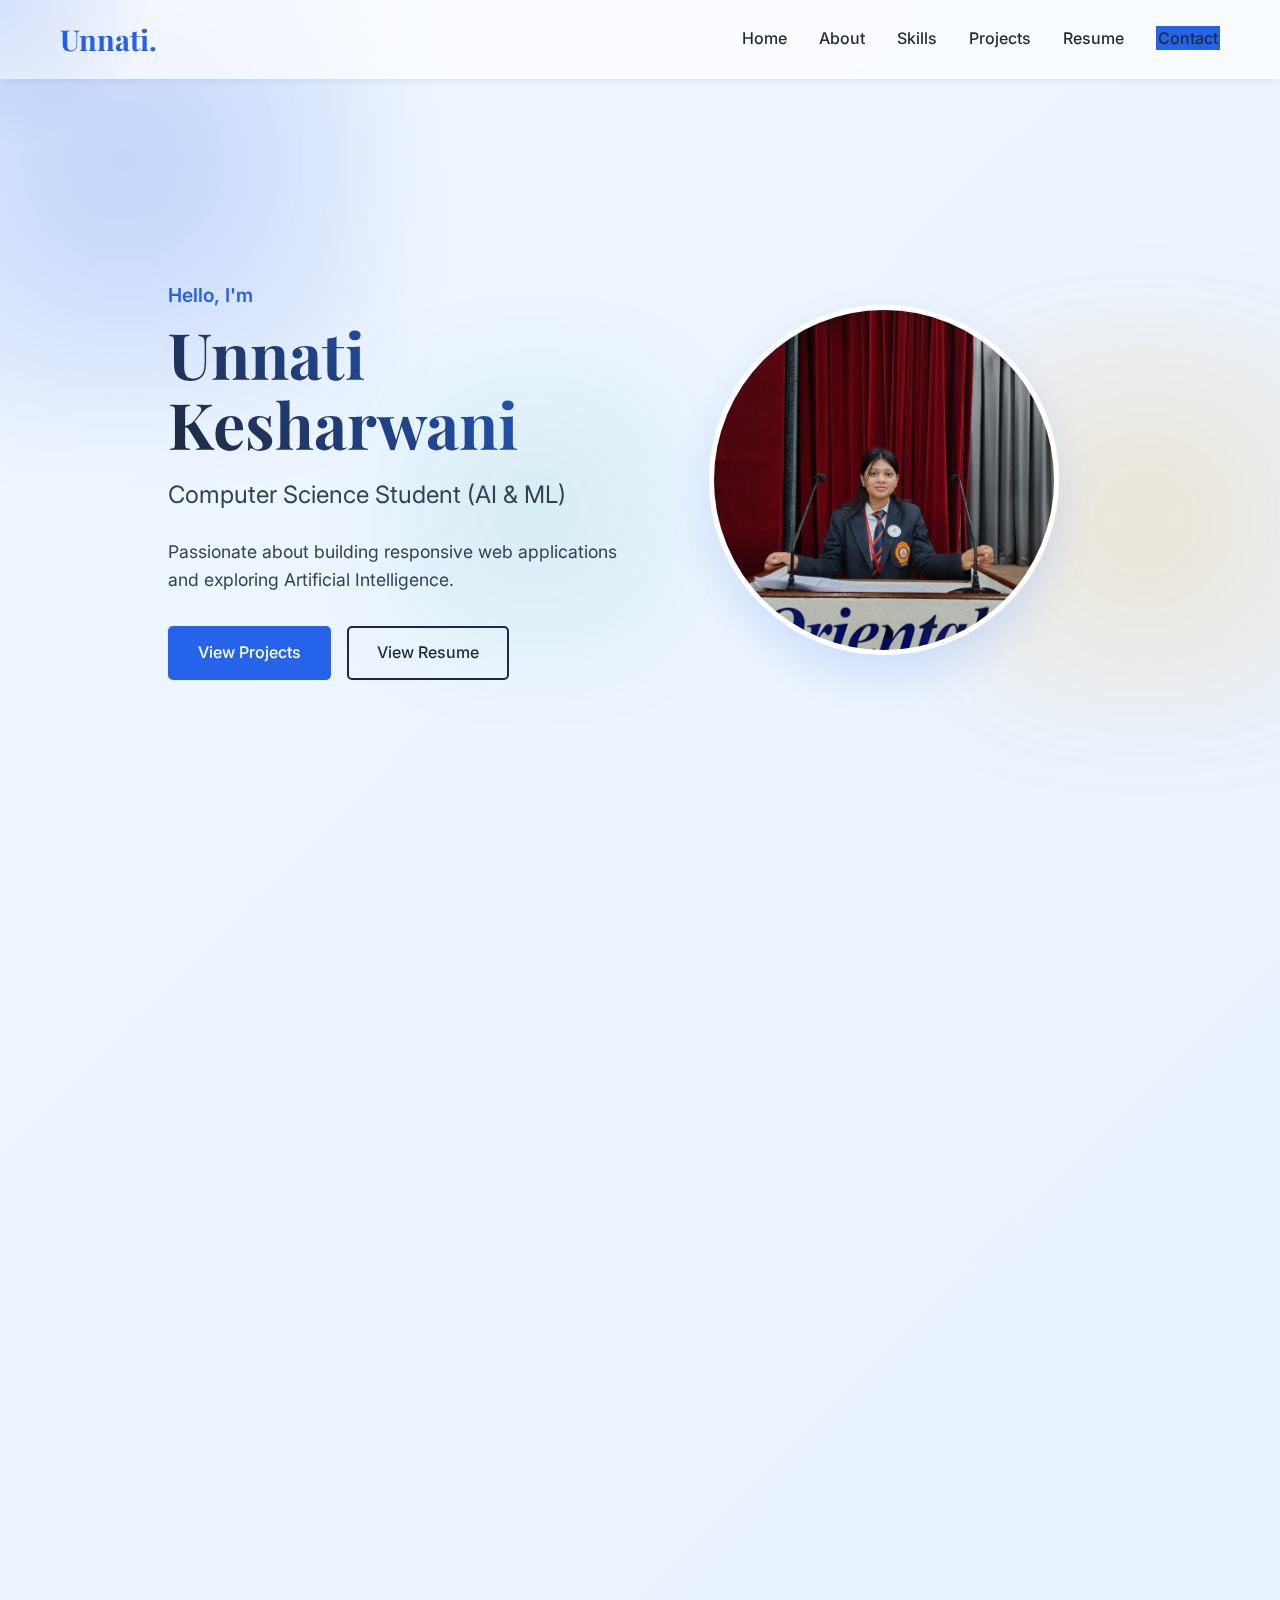
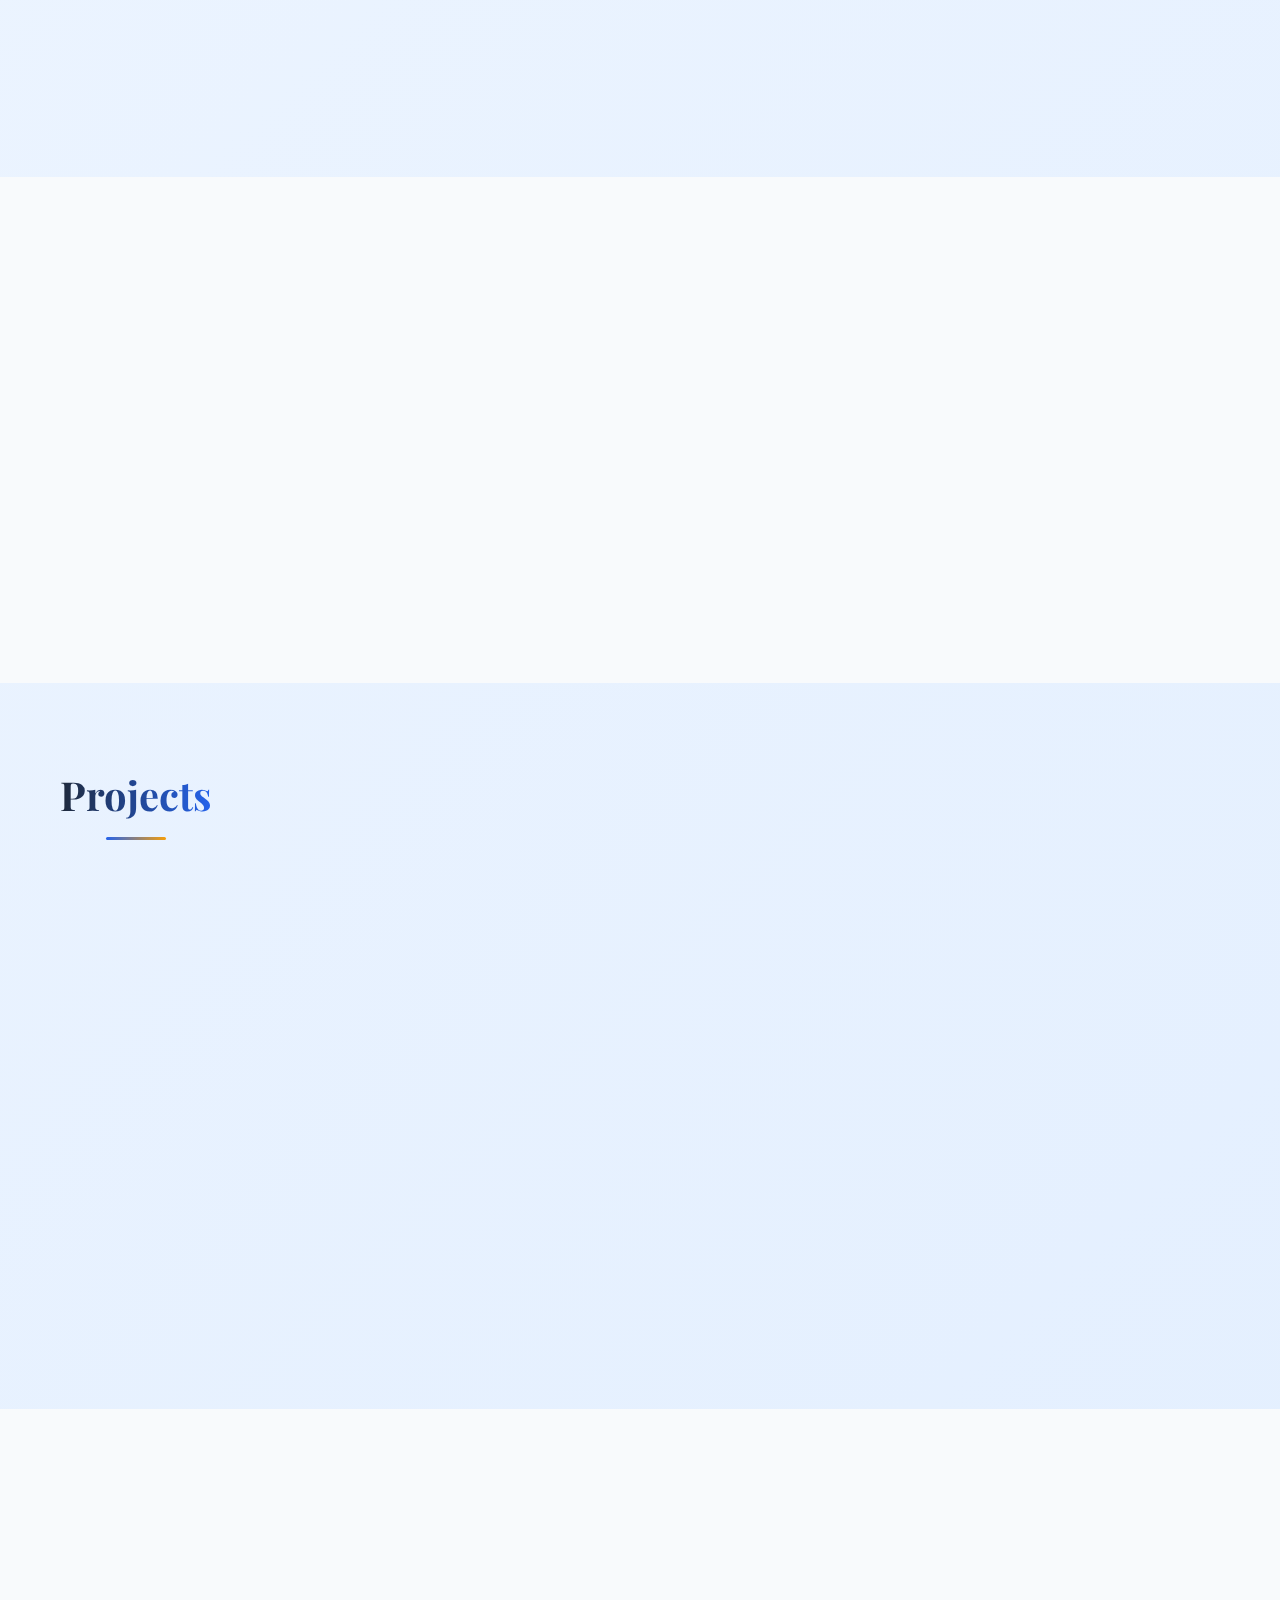
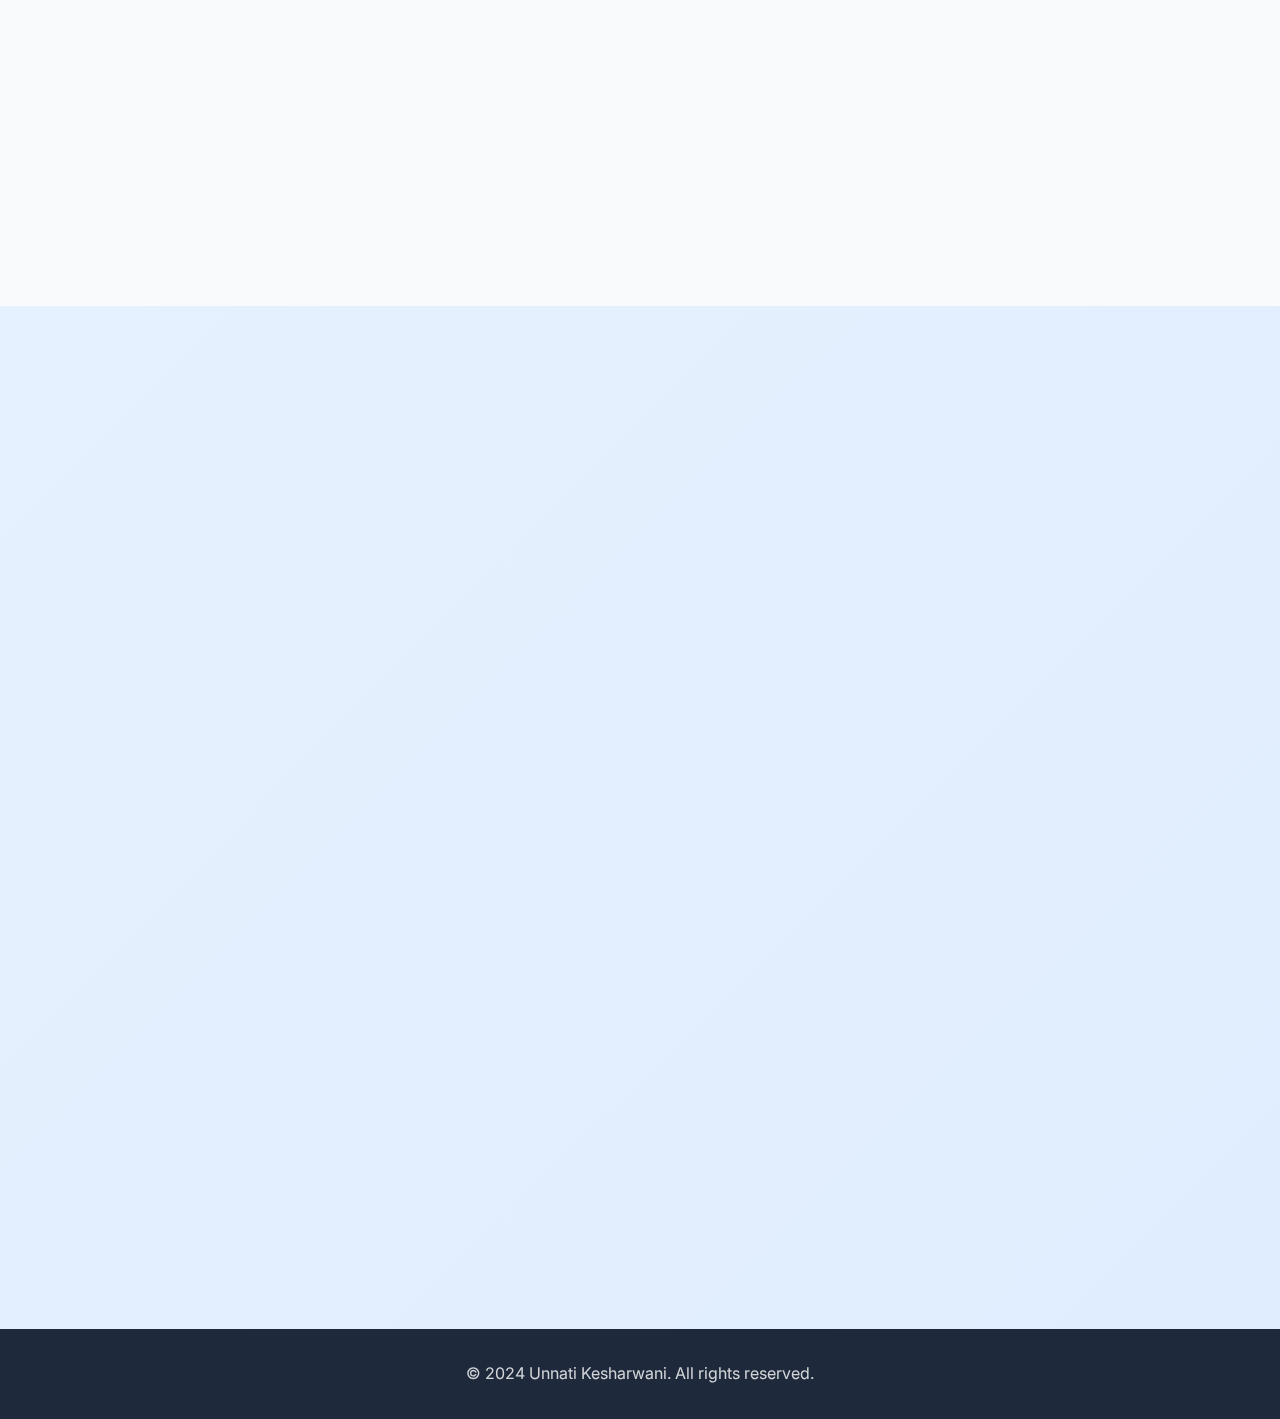
<file: index.html>
<!DOCTYPE html>
<html lang="en">

<head>
    <meta charset="UTF-8">
    <meta name="viewport" content="width=device-width, initial-scale=1.0">
    <title>Unnati Kesharwani | Portfolio</title>
    <meta name="description" content="Portfolio of Unnati Kesharwani - AI & ML Student, Developer">

    <!-- Google Fonts -->
    <link rel="preconnect" href="https://fonts.googleapis.com">
    <link rel="preconnect" href="https://fonts.gstatic.com" crossorigin>
    <link
        href="https://fonts.googleapis.com/css2?family=Inter:wght@300;400;500;600;700&family=Playfair+Display:wght@600;700&display=swap"
        rel="stylesheet">

    <!-- Font Awesome -->
    <link rel="stylesheet" href="https://cdnjs.cloudflare.com/ajax/libs/font-awesome/6.4.0/css/all.min.css">

    <!-- Custom CSS -->
    <link rel="stylesheet" href="css/style.css">
</head>

<body>
    <!-- Background Moving Shapes -->
    <div class="background-shapes">
        <div class="shape shape-1"></div>
        <div class="shape shape-2"></div>
        <div class="shape shape-3"></div>
    </div>

    <!-- Navigation -->
    <nav class="navbar">
        <div class="container navbar-container">
            <a href="#" class="logo">Unnati.</a>

            <button class="menu-toggle" aria-label="Toggle navigation">
                <i class="fas fa-bars"></i>
            </button>

            <ul class="nav-links">
                <li><a href="#home">Home</a></li>
                <li><a href="#about">About</a></li>
                <li><a href="#skills">Skills</a></li>
                <li><a href="#projects">Projects</a></li>
                <li><a href="#resume">Resume</a></li>
                <li><a href="#contact" class="btn-primary">Contact</a></li>
            </ul>
        </div>
    </nav>

    <!-- Hero Section -->
    <section id="home" class="hero reveal">
        <div class="container hero-container">
            <div class="hero-content">
                <span class="greeting">Hello, I'm</span>
                <h1 class="name">Unnati Kesharwani</h1>
                <h2 class="role">Computer Science Student (AI & ML)</h2>
                <p class="bio-short">Passionate about building responsive web applications and exploring Artificial
                    Intelligence.</p>
                <div class="hero-buttons">
                    <a href="#projects" class="btn btn-primary">View Projects</a>
                    <a href="resume.html" class="btn btn-outline">View Resume</a>
                </div>
            </div>
            <div class="hero-image">
                <div class="img-wrapper">
                    <img src="assets/profile-new.jpg" alt="Unnati Kesharwani">
                </div>
            </div>
        </div>
    </section>

    <!-- About Section -->
    <section id="about" class="section">
        <div class="container">
            <h2 class="section-title reveal">About Me</h2>
            <div class="about-content reveal">
                <div class="about-text">
                    <p>I am a B.Tech Computer Science student specializing in AI & ML (2023-2027) with strong
                        problem-solving and front-end development skills. I am proficient in C++, HTML, CSS, JavaScript,
                        and React.</p>
                    <p>I have served as a Student Council President, demonstrating leadership and organizational
                        strengths. I am actively seeking internship opportunities in web development or AI technologies.
                    </p>

                    <div class="achievements-box">
                        <h3><i class="fas fa-trophy"></i> Achievements & Leadership</h3>
                        <ul class="achievements-list">
                            <li>TFW Scholarship holder (top academic performers)</li>
                            <li>Student Council President (Head Girl) – managed 1200+ students</li>
                            <li>Smart India Hackathon (SIH) – shortlisted at college level</li>
                            <li>Organized TEDx Talks and Alumni Event</li>
                        </ul>
                    </div>

                    <ul class="education-list">
                        <li>
                            <i class="fas fa-graduation-cap"></i>
                            <div>
                                <strong>B.Tech in Computer Science (AI & ML)</strong>
                                <span>Oriental Institute of Science and Technology, Bhopal (2023-2027) | CGPA:
                                    7.9/10</span>
                            </div>
                        </li>
                    </ul>
                </div>
            </div>
        </div>
    </section>

    <!-- Skills Section -->
    <section id="skills" class="section bg-light">
        <div class="container">
            <h2 class="section-title reveal">Technical Skills</h2>
            <div class="skills-grid reveal">
                <div class="skill-category">
                    <h3>Languages & Web</h3>
                    <div class="tags">
                        <span class="tag">HTML5</span>
                        <span class="tag">CSS3</span>
                        <span class="tag">JavaScript</span>
                        <span class="tag">React</span>
                        <span class="tag">C++</span>
                        <span class="tag">Python (Beginner)</span>
                    </div>
                </div>
                <div class="skill-category">
                    <h3>Tools & Core</h3>
                    <div class="tags">
                        <span class="tag">VS Code</span>
                        <span class="tag">Canva</span>
                        <span class="tag">MS Office</span>
                        <span class="tag">Git & GitHub</span>
                        <span class="tag">Problem Solving</span>
                    </div>
                </div>
            </div>
        </div>
    </section>

    <!-- Projects Section -->
    <section id="projects" class="section">
        <div class="container">
            <h2 class="section-title">Projects</h2>
            <div class="projects-grid">
                <!-- Project 1 -->
                <div class="project-card reveal">
                    <div class="project-info">
                        <h3>Image Gallery</h3>
                        <p>A responsive image gallery showcasing various photos with a clean layout.</p>
                        <div class="project-tags">
                            <span>HTML</span><span>CSS</span><span>JS</span>
                        </div>
                    </div>
                </div>

                <!-- Project 2 -->
                <div class="project-card reveal">
                    <div class="project-info">
                        <h3>Starbucks Clone</h3>
                        <p>A clone of the Starbucks website homepage, replicating the design and responsiveness.</p>
                        <div class="project-tags">
                            <span>HTML</span><span>CSS</span>
                        </div>
                    </div>
                </div>

                <!-- Project 3 -->
                <div class="project-card reveal">
                    <div class="project-info">
                        <h3>Calculator</h3>
                        <p>A functional calculator application performing basic arithmetic operations.</p>
                        <div class="project-tags">
                            <span>HTML</span><span>CSS</span><span>JS</span>
                        </div>
                    </div>
                </div>

                <!-- Project 4 -->
                <div class="project-card reveal">
                    <div class="project-info">
                        <h3>Music Player</h3>
                        <p>An interactive music player with play, pause, next, and previous functionality.</p>
                        <div class="project-tags">
                            <span>HTML</span><span>CSS</span><span>JS</span>
                        </div>
                    </div>
                </div>

                <!-- Project 5 -->
                <div class="project-card reveal">
                    <div class="project-info">
                        <h3>Weather Detector</h3>
                        <p>An app to detect and display weather information for a specific location.</p>
                        <div class="project-tags">
                            <span>HTML</span><span>CSS</span><span>API</span>
                        </div>
                    </div>
                </div>
            </div>
        </div>
    </section>

    <!-- Certifications Section -->
    <section id="certifications" class="section bg-light">
        <div class="container">
            <h2 class="section-title reveal">Certifications</h2>
            <div class="certifications-grid reveal">
                <div class="cert-card reveal">
                    <i class="fas fa-certificate"></i>
                    <h3>AI: Concepts & Technology</h3>
                    <span>NPTEL (Silver + Elite - 78%)</span>
                </div>
                <div class="cert-card">
                    <i class="fas fa-certificate"></i>
                    <h3>Python Programming</h3>
                    <span>LetsUpgrade</span>
                </div>
                <div class="cert-card">
                    <i class="fas fa-certificate"></i>
                    <h3>TCS iON Career Edge</h3>
                    <span>Young Professional</span>
                </div>
                <div class="cert-card">
                    <i class="fas fa-certificate"></i>
                    <h3>Gen AI Certificate</h3>
                    <span>Oracle</span>
                </div>
            </div>
        </div>
    </section>

    <!-- Resume Section CTA -->
    <section id="resume" class="section reveal">
        <div class="container ">
            <div class="resume-cta-wrapper reveal">
                <h2 class="section-title">Resume</h2>
                <p>Check out my full professional profile and career history.</p>
                <div class="resume-actions">
                    <a href="resume.html" class="btn btn-primary">
                        <i class="fas fa-file-alt"></i> View Full Resume
                    </a>
                </div>
            </div>
        </div>
    </section>

    <!-- Contact Section -->
    <section id="contact" class="section reveal">
        <div class="container">
            <h2 class="section-title reveal">Get In Touch</h2>
            <div class="contact-wrapper">
                <div class="contact-info">
                    <div class="contact-item">
                        <i class="fas fa-envelope"></i>
                        <div>
                            <h4>Email</h4>
                            <a href="mailto:unnatikesharwanisgr@gmail.com">unnatikesharwanisgr@gmail.com</a>
                        </div>
                    </div>
                    <div class="contact-item">
                        <i class="fas fa-phone"></i>
                        <div>
                            <h4>Phone</h4>
                            <a href="tel:8349058994">8349058994</a>
                        </div>
                    </div>
                    <div class="contact-item">
                        <i class="fab fa-linkedin"></i>
                        <div>
                            <h4>LinkedIn</h4>
                            <a href="https://www.linkedin.com/in/unnati-kesharwani-9a85972a3/"
                                target="_blank">linkedin.com/in/unnati-kesharwani/</a>
                                
                        </div>
                    </div>
                    <div class="contact-item">
                        <i class="fab fa-github"></i>
                        <div>
                            <h4>GitHub</h4>
                            <a href="https://github.com/Unnatikesharwani" target="_blank">github.com/Unnatikesharwani</a>
                        </div>
                    </div>
                </div>
            </div>
        </div>
    </section>

    <!-- Footer -->
    <footer class="footer">
        <div class="container">
            <p>&copy; 2024 Unnati Kesharwani. All rights reserved.</p>
        </div>
    </footer>

    <!-- Spotlight Cursor Element -->
    <div id="spotlight"></div>

    <script src="js/script.js"></script>
</body>

</html>
</file>
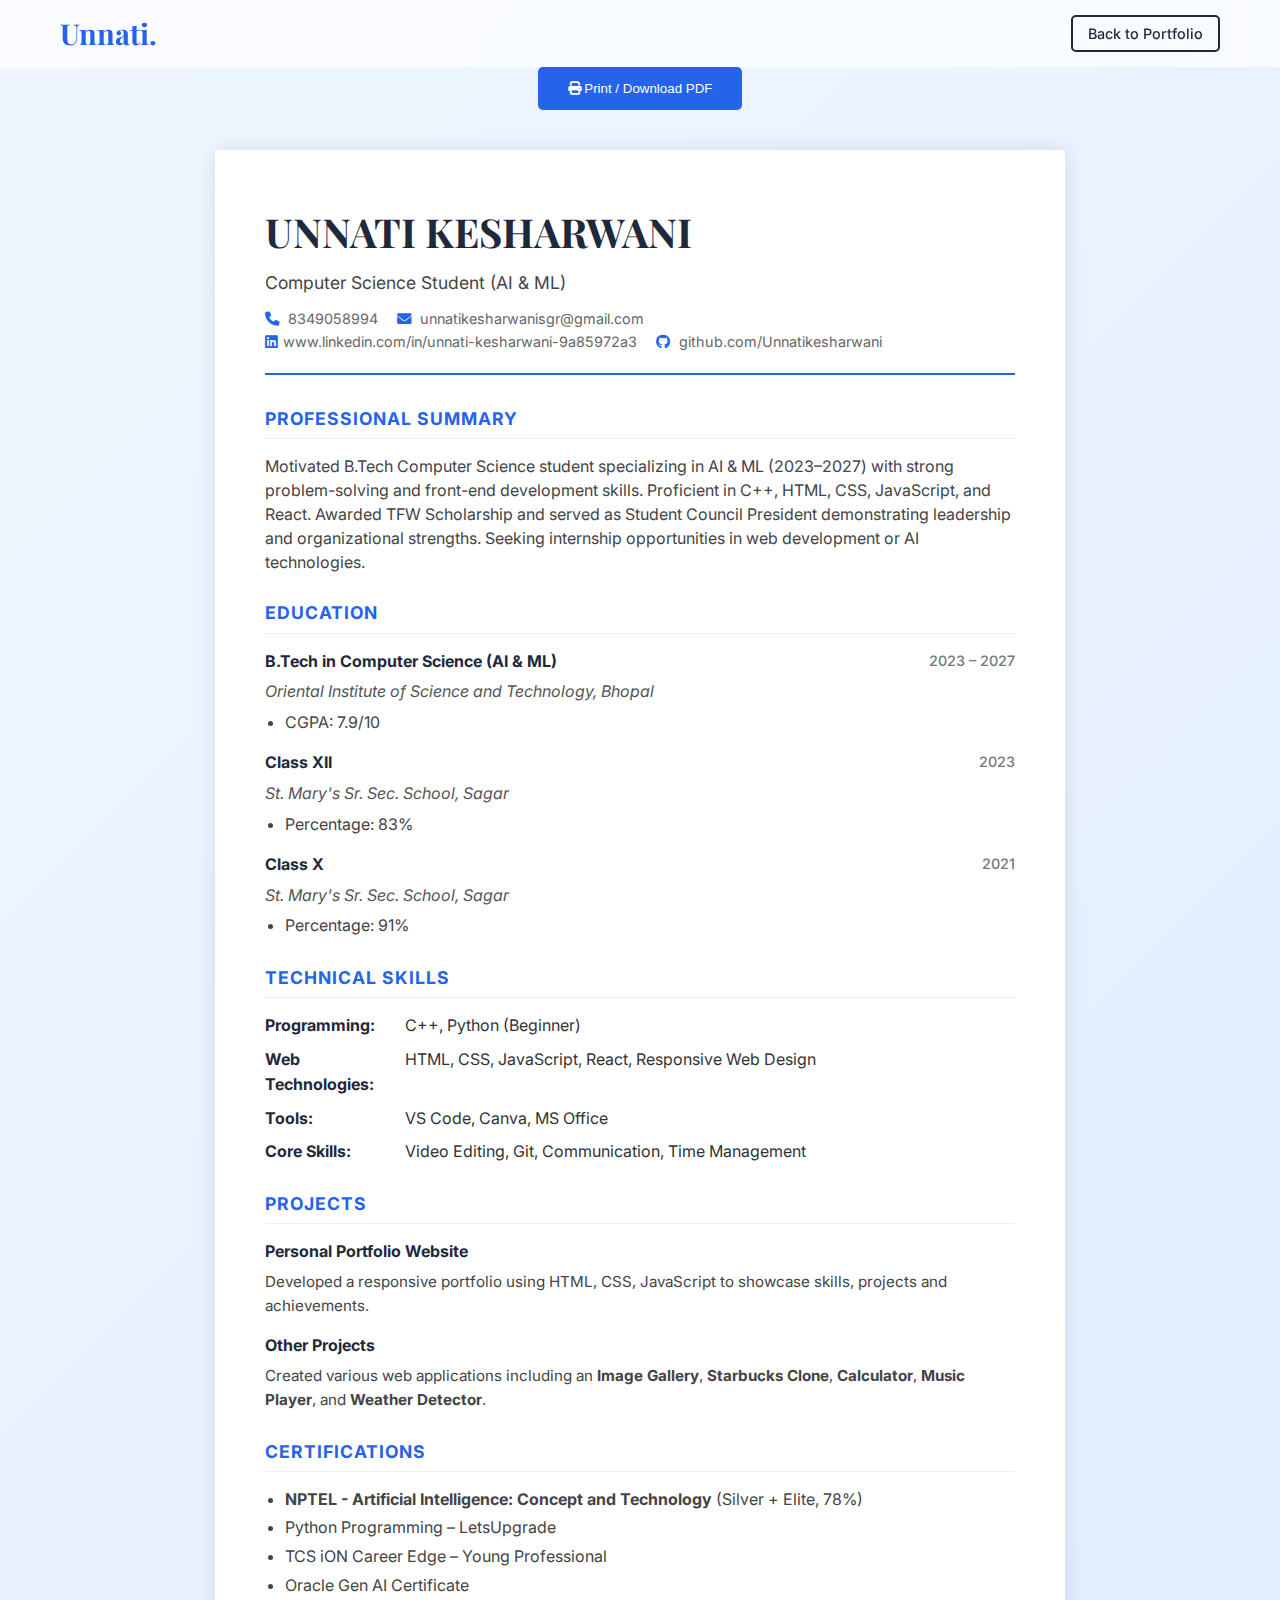
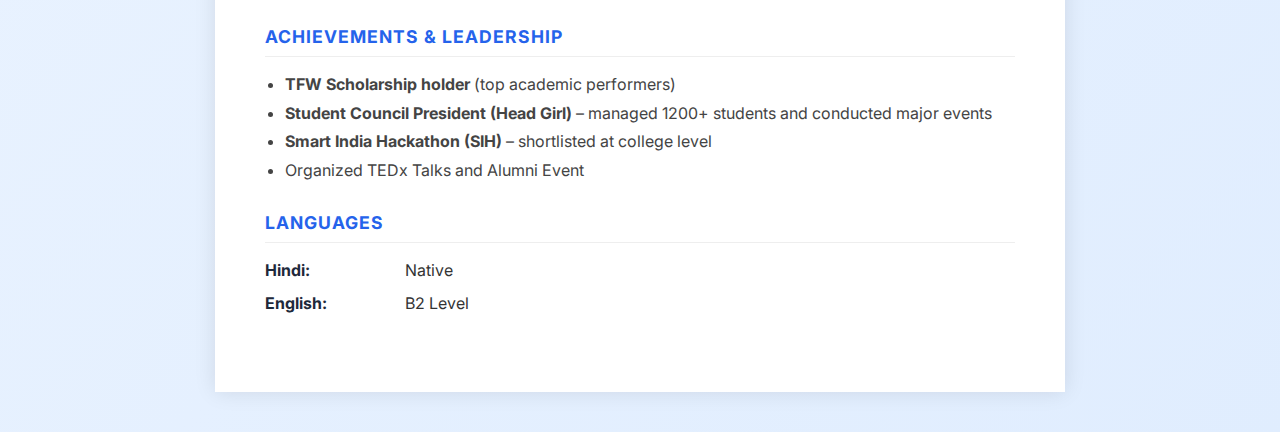
<file: resume.html>
<!DOCTYPE html>
<html lang="en">

<head>
    <meta charset="UTF-8">
    <meta name="viewport" content="width=device-width, initial-scale=1.0">
    <title>Resume - Unnati Kesharwani</title>
    <link rel="stylesheet" href="https://cdnjs.cloudflare.com/ajax/libs/font-awesome/6.4.0/css/all.min.css">
    <link
        href="https://fonts.googleapis.com/css2?family=Inter:wght@300;400;500;600;700&family=Playfair+Display:wght@600;700&display=swap"
        rel="stylesheet">
    <link rel="stylesheet" href="css/style.css">
    <style>
        /* Resume Specific Base Styles overrides/additions */
        body {
            background-color: var(--bg-light);
            color: #333;
        }

        
        .resume-page-container {
            max-width: 850px;
            margin: 40px auto;
            background: white;
            box-shadow: 0 0 20px rgba(0, 0, 0, 0.1);
            padding: 50px;
        }

        .resume-header {
            border-bottom: 2px solid var(--primary-color);
            padding-bottom: 20px;
            margin-bottom: 30px;
            display: flex;
            justify-content: space-between;
            align-items: center;
        }

        .header-content h1 {
            font-family: var(--font-heading);
            font-size: 2.5rem;
            color: var(--secondary-color);
            margin-bottom: 5px;
            text-transform: uppercase;
        }

        .contact-details {
            font-size: 0.9rem;
            color: #666;
            margin-top: 10px;
        }

        .contact-details span {
            margin-right: 15px;
        }

        .contact-details i {
            margin-right: 5px;
            color: var(--primary-color);
        }

        .resume-section {
            margin-bottom: 25px;
        }

        .resume-section-title {
            font-size: 1.1rem;
            text-transform: uppercase;
            color: var(--primary-color);
            font-weight: 700;
            border-bottom: 1px solid #eee;
            padding-bottom: 5px;
            margin-bottom: 15px;
            letter-spacing: 1px;
        }

        .resume-item {
            margin-bottom: 15px;
        }

        .resume-item-header {
            display: flex;
            justify-content: space-between;
            margin-bottom: 5px;
        }

        .resume-item-title {
            font-weight: 700;
            color: var(--secondary-color);
        }

        .resume-item-subtitle {
            font-style: italic;
            color: #555;
        }

        .resume-date {
            font-weight: 500;
            color: #777;
            font-size: 0.9rem;
        }

        .resume-list {
            list-style: disc;
            margin-left: 20px;
            margin-top: 5px;
            color: #444;
        }

        .resume-list li {
            margin-bottom: 3px;
        }

        .skills-row {
            display: flex;
            margin-bottom: 8px;
        }

        .skills-label {
            font-weight: 700;
            width: 140px;
            flex-shrink: 0;
            color: var(--secondary-color);
        }

        .print-btn-container {
            text-align: center;
            margin-bottom: 20px;
        }

        @media print {
            body {
                background: white;
            }

            .resume-page-container {
                box-shadow: none;
                margin: 0;
                padding: 0;
                max-width: 100%;
            }

            .print-btn-container,
            .navbar {
                display: none !important;
            }

            .review-alert {
                display: none;
            }
        }
    </style>
</head>

<body>

    <!-- Simple Nav for returning -->
    <nav class="navbar" style="position: relative; box-shadow: none; padding: 10px 0;">
        <div class="container navbar-container">
            <a href="index.html" class="logo">Unnati.</a>
            <a href="index.html" class="btn btn-outline" style="padding: 5px 15px; font-size: 0.9rem;">Back to
                Portfolio</a>
        </div>
    </nav>

    <div class="print-btn-container">
        <button onclick="window.print()" class="btn btn-primary"><i class="fas fa-print"></i> Print / Download
            PDF</button>
    </div>

    <div class="resume-page-container">
        <!-- Header -->
        <header class="resume-header">
            <div class="header-content">
                <h1>Unnati Kesharwani</h1>
                <p style="font-size: 1.1rem; color: #444;">Computer Science Student (AI & ML)</p>
                <div class="contact-details">
                    <span><i class="fas fa-phone"></i> 8349058994</span>
                    <span><i class="fas fa-envelope"></i> unnatikesharwanisgr@gmail.com</span>
                    <br>
                    <span><i class="fab fa-linkedin"></i>www.linkedin.com/in/unnati-kesharwani-9a85972a3</span>
                    <span><i class="fab fa-github"></i> github.com/Unnatikesharwani</span>
                </div>
            </div>
        </header>

        <!-- Professional Summary -->
        <section class="resume-section">
            <h2 class="resume-section-title">Professional Summary</h2>
            <p style="color: #444; line-height: 1.5;">
                Motivated B.Tech Computer Science student specializing in AI & ML (2023–2027) with strong
                problem-solving and front-end development skills. Proficient in C++, HTML, CSS, JavaScript, and React.
                Awarded TFW Scholarship and served as Student Council President demonstrating leadership and
                organizational strengths. Seeking internship opportunities in web development or AI technologies.
            </p>
        </section>

        <!-- Education -->
        <section class="resume-section">
            <h2 class="resume-section-title">Education</h2>
            <div class="resume-item">
                <div class="resume-item-header">
                    <span class="resume-item-title">B.Tech in Computer Science (AI & ML)</span>
                    <span class="resume-date">2023 – 2027</span>
                </div>
                <div class="resume-item-subtitle">Oriental Institute of Science and Technology, Bhopal</div>
                <div class="resume-list">
                    <li>CGPA: 7.9/10</li>
                </div>
            </div>
            <div class="resume-item">
                <div class="resume-item-header">
                    <span class="resume-item-title">Class XII</span>
                    <span class="resume-date">2023</span>
                </div>
                <div class="resume-item-subtitle">St. Mary's Sr. Sec. School, Sagar</div>
                <div class="resume-list">
                    <li>Percentage: 83%</li>
                </div>
            </div>
            <div class="resume-item">
                <div class="resume-item-header">
                    <span class="resume-item-title">Class X</span>
                    <span class="resume-date">2021</span>
                </div>
                <div class="resume-item-subtitle">St. Mary's Sr. Sec. School, Sagar</div>
                <div class="resume-list">
                    <li>Percentage: 91%</li>
                </div>
            </div>
        </section>

        <!-- Technical Skills -->
        <section class="resume-section">
            <h2 class="resume-section-title">Technical Skills</h2>
            <div class="skills-row">
                <span class="skills-label">Programming:</span>
                <span>C++, Python (Beginner)</span>
            </div>
            <div class="skills-row">
                <span class="skills-label">Web Technologies:</span>
                <span>HTML, CSS, JavaScript, React, Responsive Web Design</span>
            </div>
            <div class="skills-row">
                <span class="skills-label">Tools:</span>
                <span>VS Code, Canva, MS Office</span>
            </div>
            <div class="skills-row">
                <span class="skills-label">Core Skills:</span>
                <span>Video Editing, Git, Communication, Time Management</span>
            </div>
        </section>

        <!-- Projects -->
        <section class="resume-section">
            <h2 class="resume-section-title">Projects</h2>
            <div class="resume-item">
                <div class="resume-item-header">
                    <span class="resume-item-title">Personal Portfolio Website</span>
                </div>
                <p style="color: #444; font-size: 0.95rem;">Developed a responsive portfolio using HTML, CSS, JavaScript
                    to showcase skills, projects and achievements.</p>
            </div>
            <div class="resume-item">
                <div class="resume-item-header">
                    <span class="resume-item-title">Other Projects</span>
                </div>
                <p style="color: #444; font-size: 0.95rem;">
                    Created various web applications including an <strong>Image Gallery</strong>, <strong>Starbucks
                        Clone</strong>, <strong>Calculator</strong>, <strong>Music Player</strong>, and <strong>Weather
                        Detector</strong>.
                </p>
            </div>
        </section>

        <!-- Certifications -->
        <section class="resume-section">
            <h2 class="resume-section-title">Certifications</h2>
            <ul class="resume-list">
                <li><strong>NPTEL - Artificial Intelligence: Concept and Technology</strong> (Silver + Elite, 78%)</li>
                <li>Python Programming – LetsUpgrade</li>
                <li>TCS iON Career Edge – Young Professional</li>
                <li>Oracle Gen AI Certificate</li>
            </ul>
        </section>

        <!-- Achievements & Leadership -->
        <section class="resume-section">
            <h2 class="resume-section-title">Achievements & Leadership</h2>
            <ul class="resume-list">
                <li><strong>TFW Scholarship holder</strong> (top academic performers)</li>
                <li><strong>Student Council President (Head Girl)</strong> – managed 1200+ students and conducted major
                    events</li>
                <li><strong>Smart India Hackathon (SIH)</strong> – shortlisted at college level</li>
                <li>Organized TEDx Talks and Alumni Event</li>
            </ul>
        </section>

        <!-- Languages -->
        <section class="resume-section">
            <h2 class="resume-section-title">Languages</h2>
            <div class="skills-row">
                <span class="skills-label">Hindi:</span>
                <span>Native</span>
            </div>
            <div class="skills-row">
                <span class="skills-label">English:</span>
                <span>B2 Level</span>
            </div>
        </section>
    </div>

</body>

</html>
</file>
<file: css/style.css>
/* CSS Reset & Variables */
:root {
    --primary-color: #2563eb;
    /* Royal Blue */
    --secondary-color: #1e293b;
    /* Slate 800 */
    --accent-color: #f59e0b;
    /* Amber */
    --text-color: #334155;
    /* Slate 700 */
    --bg-color: #ffffff;
    --bg-light: #f8fafc;
    /* Slate 50 */
    --white: #ffffff;
    --font-heading: 'Playfair Display', serif;
    --font-body: 'Inter', sans-serif;
    --transition: all 0.3s ease;
    --shadow: 0 4px 6px -1px rgb(0 0 0 / 0.1), 0 2px 4px -2px rgb(0 0 0 / 0.1);
}

* {
    margin: 0;
    padding: 0;
    box-sizing: border-box;
}

html {
    scroll-behavior: smooth;
}

body {
    font-family: var(--font-body);
    color: var(--text-color);
    line-height: 1.6;
    background-color: var(--bg-color);
}

a {
    text-decoration: none;
    color: inherit;
}

ul {
    list-style: none;
}

img {
    max-width: 100%;
    display: block;
}

/* Utilities */
.container {
    max-width: 1200px;
    margin: 0 auto;
    padding: 0 20px;
}

.section {
    padding: 80px 0;
}

.bg-light {
    background-color: var(--bg-light);
}

.section-title {
    font-family: var(--font-heading);
    font-size: 2.5rem;
    text-align: center;
    margin-bottom: 3rem;
    position: relative;
    color: var(--secondary-color);
}

.section-title::after {
    content: '';
    display: block;
    width: 60px;
    height: 4px;
    background-color: var(--primary-color);
    margin: 10px auto 0;
    border-radius: 2px;
}

.btn {
    display: inline-block;
    padding: 12px 28px;
    border-radius: 5px;
    font-weight: 500;
    transition: var(--transition);
    cursor: pointer;
}

.btn-primary {
    background-color: var(--primary-color);
    color: var(--white);
    border: 2px solid var(--primary-color);
}

.btn-primary:hover {
    background-color: transparent;
    color: var(--primary-color);
}

.btn-outline {
    background-color: transparent;
    color: var(--secondary-color);
    border: 2px solid var(--secondary-color);
}

.btn-outline:hover {
    background-color: var(--secondary-color);
    color: var(--white);
}

/* Navbar */
.navbar {
    position: fixed;
    top: 0;
    left: 0;
    width: 100%;
    background-color: rgba(255, 255, 255, 0.95);
    box-shadow: 0 2px 10px rgba(0, 0, 0, 0.05);
    z-index: 1000;
    padding: 1rem 0;
    backdrop-filter: blur(10px);
}

.navbar-container {
    display: flex;
    justify-content: space-between;
    align-items: center;
}

.logo {
    font-family: var(--font-heading);
    font-size: 1.8rem;
    font-weight: 700;
    color: var(--primary-color);
}

.nav-links {
    display: flex;
    gap: 2rem;
    align-items: center;
}

.nav-links li a {
    font-weight: 500;
    color: var(--secondary-color);
    transition: var(--transition);
}

.nav-links li a:hover {
    color: var(--primary-color);
}

.menu-toggle {
    display: none;
    background: none;
    border: none;
    font-size: 1.5rem;
    color: var(--secondary-color);
    cursor: pointer;
}

/* Hero Section */
.hero {
    padding-top: 140px;
    padding-bottom: 80px;
    min-height: 100vh;
    display: flex;
    align-items: center;
}

.hero-container {
    display: flex;
    align-items: center;
    justify-content: space-between;
    gap: 2rem;
}

.hero-content {
    flex: 1;
}

.greeting {
    font-size: 1.2rem;
    color: var(--primary-color);
    font-weight: 600;
    margin-bottom: 0.5rem;
    display: block;
}

.name {
    font-family: var(--font-heading);
    font-size: 4rem;
    color: var(--secondary-color);
    margin-bottom: 1rem;
    line-height: 1.1;
}

.role {
    font-size: 1.5rem;
    color: var(--text-color);
    margin-bottom: 1.5rem;
    font-weight: 400;
}

.bio-short {
    font-size: 1.1rem;
    margin-bottom: 2rem;
    max-width: 500px;
}

.hero-buttons {
    display: flex;
    gap: 1rem;
}

.hero-image {
    flex: 1;
    display: flex;
    justify-content: center;
}

.img-wrapper {
    width: 350px;
    height: 350px;
    border-radius: 50%;
    overflow: hidden;
    border: 5px solid var(--white);
    box-shadow: 0 20px 40px rgba(37, 99, 235, 0.15);
    position: relative;
}

.img-wrapper img {
    width: 100%;
    height: 100%;
    object-fit: cover;
}

/* About Section */
.about-content {
    max-width: 800px;
    margin: 0 auto;
    text-align: center;
}

.about-text p {
    margin-bottom: 1.5rem;
    font-size: 1.1rem;
}

/* Achievements Box */
.achievements-box {
    text-align: left;
    background: var(--bg-light);
    padding: 1.5rem;
    border-radius: 10px;
    margin: 2rem 0;
    border-left: 4px solid var(--primary-color);
}

.achievements-box h3 {
    color: var(--secondary-color);
    margin-bottom: 1rem;
    display: flex;
    align-items: center;
    gap: 10px;
}

.achievements-box h3 i {
    color: var(--accent-color);
}

.achievements-list {
    list-style: none;
}

.achievements-list li {
    padding-left: 20px;
    position: relative;
    margin-bottom: 8px;
    color: var(--text-color);
}

.achievements-list li::before {
    content: '•';
    color: var(--primary-color);
    font-weight: bold;
    position: absolute;
    left: 0;
    top: 0;
}

.education-list {
    text-align: left;
    background: var(--white);
    padding: 2rem;
    border-radius: 10px;
    box-shadow: var(--shadow);
    margin-top: 1rem;
    display: inline-block;
}

.education-list li {
    display: flex;
    gap: 1rem;
    align-items: flex-start;
}

.education-list i {
    color: var(--primary-color);
    font-size: 1.5rem;
    margin-top: 5px;
}

/* Skills Section */
.skills-grid {
    display: grid;
    grid-template-columns: repeat(auto-fit, minmax(300px, 1fr));
    gap: 2rem;
}

.skill-category {
    background: var(--white);
    padding: 2rem;
    border-radius: 10px;
    box-shadow: var(--shadow);
}

.skill-category h3 {
    color: var(--secondary-color);
    margin-bottom: 1.5rem;
    font-family: var(--font-heading);
    border-bottom: 2px solid var(--bg-light);
    padding-bottom: 0.5rem;
}

.tags {
    display: flex;
    flex-wrap: wrap;
    gap: 0.8rem;
}

.tag {
    background-color: var(--bg-light);
    color: var(--secondary-color);
    padding: 8px 16px;
    border-radius: 20px;
    font-size: 0.9rem;
    font-weight: 500;
    transition: var(--transition);
}

.tag:hover {
    background-color: var(--primary-color);
    color: var(--white);
    transform: translateY(-2px);
}

/* Projects Section */
.projects-grid {
    display: grid;
    grid-template-columns: repeat(auto-fit, minmax(300px, 1fr));
    gap: 2rem;
}

.project-card {
    background: var(--white);
    border-radius: 10px;
    overflow: hidden;
    box-shadow: var(--shadow);
    transition: var(--transition);
    border: 1px solid var(--bg-light);
    display: flex;
    flex-direction: column;
}

.project-card:hover {
    transform: translateY(-5px);
    box-shadow: 0 10px 20px rgba(0, 0, 0, 0.1);
}

.project-info {
    padding: 1.5rem;
    flex: 1;
    display: flex;
    flex-direction: column;
}

.project-info h3 {
    margin-bottom: 0.8rem;
    color: var(--secondary-color);
    font-family: var(--font-heading);
}

.project-info p {
    font-size: 0.95rem;
    margin-bottom: 1.5rem;
    color: var(--text-color);
    flex-grow: 1;
}

.project-tags span {
    display: inline-block;
    font-size: 0.75rem;
    padding: 4px 8px;
    background-color: var(--bg-light);
    color: var(--secondary-color);
    border-radius: 4px;
    margin-right: 5px;
    font-weight: 600;
}

/* Certifications Section */
.certifications-grid {
    display: grid;
    grid-template-columns: repeat(auto-fit, minmax(250px, 1fr));
    gap: 1.5rem;
}

.cert-card {
    background: var(--white);
    padding: 2rem;
    border-radius: 10px;
    box-shadow: var(--shadow);
    text-align: center;
    transition: var(--transition);
}

.cert-card:hover {
    transform: translateY(-5px);
}

.cert-card i {
    font-size: 2.5rem;
    color: var(--accent-color);
    margin-bottom: 1rem;
}

.cert-card h3 {
    font-size: 1.1rem;
    margin-bottom: 0.5rem;
    color: var(--secondary-color);
}

.cert-card span {
    font-size: 0.9rem;
    color: #64748b;
}

/* Resume CTA Section */
.resume-cta-wrapper {
    text-align: center;
    max-width: 600px;
    margin: 0 auto;
    background: var(--white);
    padding: 3rem;
    border-radius: 15px;
    box-shadow: var(--shadow);
    border: 1px solid var(--bg-light);
}

.resume-cta-wrapper p {
    margin-bottom: 2rem;
    font-size: 1.1rem;
}

/* Contact Section */
.contact-wrapper {
    max-width: 800px;
    margin: 0 auto;
}

.contact-info {
    display: grid;
    grid-template-columns: repeat(auto-fit, minmax(250px, 1fr));
    gap: 2rem;
}

.contact-item {
    display: flex;
    align-items: center;
    gap: 1rem;
    padding: 1.5rem;
    background: var(--bg-light);
    border-radius: 10px;
    transition: var(--transition);
}

.contact-item:hover {
    background: var(--white);
    box-shadow: var(--shadow);
}

.contact-item i {
    font-size: 1.5rem;
    color: var(--primary-color);
}

.contact-item h4 {
    font-size: 0.9rem;
    color: var(--text-color);
    margin-bottom: 2px;
}

.contact-item a {
    color: var(--secondary-color);
    font-weight: 600;
    font-size: 1rem;
}

.contact-item a:hover {
    color: var(--primary-color);
}

/* Footer */
.footer {
    background-color: var(--secondary-color);
    color: var(--white);
    padding: 2rem 0;
    text-align: center;
}

.footer p {
    opacity: 0.8;
}

/* Responsive Design */
@media (max-width: 991px) {
    .section-title {
        font-size: 2rem;
    }

    .hero-container {
        flex-direction: column-reverse;
        text-align: center;
    }

    .hero-buttons {
        justify-content: center;
    }

    .hero-content {
        align-items: center;
        display: flex;
        flex-direction: column;
    }

    .name {
        font-size: 3rem;
    }
}

@media (max-width: 768px) {
    .menu-toggle {
        display: block;
        z-index: 1001;
    }

    .nav-links {
        position: fixed;
        top: 0;
        right: -100%;
        height: 100vh;
        width: 70%;
        background-color: var(--white);
        flex-direction: column;
        justify-content: center;
        box-shadow: -5px 0 15px rgba(0, 0, 0, 0.1);
        transition: var(--transition);
        padding: 2rem;
    }

    .nav-links.active {
        right: 0;
    }

    .hero {
        padding-top: 100px;
    }

    .name {
        font-size: 2.5rem;
    }

    .img-wrapper {
        width: 250px;
        height: 250px;
    }
}

/* --- Creative Effects --- */

/* Scroll Reveal Animation */
.reveal {
    opacity: 0;
    transform: translateY(30px);
    transition: all 0.8s ease-out;
}

.reveal.active {
    opacity: 1;
    transform: translateY(0);
}

/* Staggered delay for children if needed via JS or nth-child, but keeping it simple for now */

/* 3D Tilt Effect Base */
.project-card {
    /* Existing styles remain, ensuring we have transition for smooth return */
    transition: transform 0.1s ease, box-shadow 0.3s ease;
    /* Faster transform for tilt */
    transform-style: preserve-3d;
    perspective: 1000px;
}

/* Enhanced Hover for Skills */
.tag {
    transition: all 0.3s cubic-bezier(0.175, 0.885, 0.32, 1.275);
    /* Bouncy effect */
}

.tag:hover {
    background-color: var(--primary-color);
    color: var(--white);
    transform: scale(1.1) rotate(2deg);
    box-shadow: 0 5px 15px rgba(37, 99, 235, 0.3);
}

/* Gradient Text Effect for Name */
.name {
    background: linear-gradient(45deg, var(--secondary-color), var(--primary-color));
    -webkit-background-clip: text;
    -webkit-text-fill-color: transparent;
    background-clip: text;
    display: inline-block;
    /* Required for background-clip on some browsers */
}

/* Interactive Button Hover */
.btn {
    position: relative;
    overflow: hidden;
    z-index: 1;
}

.btn::after {
    content: '';
    position: absolute;
    bottom: 0;
    left: 0;
    width: 100%;
    height: 100%;
    background-color: rgba(255, 255, 255, 0.2);
    transform: scaleX(0);
    transform-origin: bottom right;
    transition: transform 0.3s ease-out;
    z-index: -1;
}

.btn:hover::after {
    transform: scaleX(1);
    transform-origin: bottom left;
}

/* --- Global Hover & Spotlight --- */

/* Animated Background & Shapes */
body {
    background: linear-gradient(-45deg, #f0f9ff, #e0f2fe, #dbeafe, #eff6ff);
    background-size: 400% 400%;
    animation: gradientBG 15s ease infinite;
    position: relative;
    overflow-x: hidden;
    /* Prevent scrollbar from shapes */
}

@keyframes gradientBG {
    0% {
        background-position: 0% 50%;
    }

    50% {
        background-position: 100% 50%;
    }

    100% {
        background-position: 0% 50%;
    }
}

.background-shapes {
    position: fixed;
    top: 0;
    left: 0;
    width: 100%;
    height: 100%;
    z-index: -1;
    overflow: hidden;
}

.shape {
    position: absolute;
    filter: blur(50px);
    opacity: 0.6;
    animation: floatShape 20s infinite alternate;
}

.shape-1 {
    top: -10%;
    left: -10%;
    width: 500px;
    height: 500px;
    background: radial-gradient(circle, rgba(37, 99, 235, 0.4), transparent);
    animation-delay: 0s;
}

.shape-2 {
    bottom: 20%;
    right: -5%;
    width: 400px;
    height: 400px;
    background: radial-gradient(circle, rgba(245, 158, 11, 0.3), transparent);
    animation-delay: -5s;
}

.shape-3 {
    top: 40%;
    left: 30%;
    width: 300px;
    height: 300px;
    background: radial-gradient(circle, rgba(16, 185, 129, 0.2), transparent);
    /* Emerald touch */
    animation-delay: -10s;
}

@keyframes floatShape {
    0% {
        transform: translate(0, 0) rotate(0deg);
    }

    100% {
        transform: translate(50px, 50px) rotate(20deg);
    }
}

/* Glassmorphism Classes & Overrides */
.navbar {
    background: rgba(255, 255, 255, 0.7);
    backdrop-filter: blur(12px);
    -webkit-backdrop-filter: blur(12px);
    border-bottom: 1px solid rgba(255, 255, 255, 0.3);
    box-shadow: 0 4px 6px -1px rgba(0, 0, 0, 0.05);
}

.project-card,
.skill-category,
.cert-card,
.contact-item,
.resume-cta-wrapper {
    background: rgba(255, 255, 255, 0.65);
    backdrop-filter: blur(10px);
    -webkit-backdrop-filter: blur(10px);
    border: 1px solid rgba(255, 255, 255, 0.4);
    box-shadow: 0 8px 32px 0 rgba(31, 38, 135, 0.07);
}

.education-list,
.achievements-box {
    background: rgba(255, 255, 255, 0.65);
    backdrop-filter: blur(8px);
    border: 1px solid rgba(255, 255, 255, 0.4);
}

/* Enhanced Section Titles */
.section-title {
    background: linear-gradient(to right, var(--secondary-color), var(--primary-color));
    -webkit-background-clip: text;
    -webkit-text-fill-color: transparent;
    background-clip: text;
    display: inline-block;
    /* for clip */
    /* Ensure old transparent background doesn't stay if clip fails in edge cases */
}

.section-title::after {
    background: linear-gradient(to right, var(--primary-color), var(--accent-color));
    height: 3px;
    border-radius: 10px;
}

/* Spotlight Glow */
#spotlight {
    position: fixed;
    top: 0;
    left: 0;
    width: 300px;
    height: 300px;
    background: radial-gradient(circle, rgba(37, 99, 235, 0.15) 0%, rgba(37, 99, 235, 0) 70%);
    transform: translate(-50%, -50%);
    pointer-events: none;
    /* Allows clicking through it */
    z-index: 9999;
    mix-blend-mode: multiply;
    /* Blends nicely with light backgrounds */
    transition: width 0.3s ease, height 0.3s ease;
    /* For potential pulsing */
}

/* Universal Interactive Scale */
h1,
h2,
h3,
h4,
h5,
h6,
p,
li,
span,
i,
img {
    transition: transform 0.3s ease, color 0.3s ease, filter 0.3s ease;
}

/* Be selective to avoid layout breaking or annoyance */
/* Apply hover effect to block or inline-block text elements */
.about-text p:hover,
.hero-content h1:hover,
.hero-content h2:hover,
.hero-content p:hover,
.achievements-list li:hover,
.contact-item:hover {
    transform: scale(1.02);
    /* cursor: none; Optional: if we want to replace cursor */
}

/* List items in skills/achievements */
.achievements-list li:hover {
    color: var(--primary-color);
    transform: translateX(10px);
}

/* Make images pop */
img:hover {
    transform: scale(1.03);
    filter: brightness(1.05);
}
</file>
